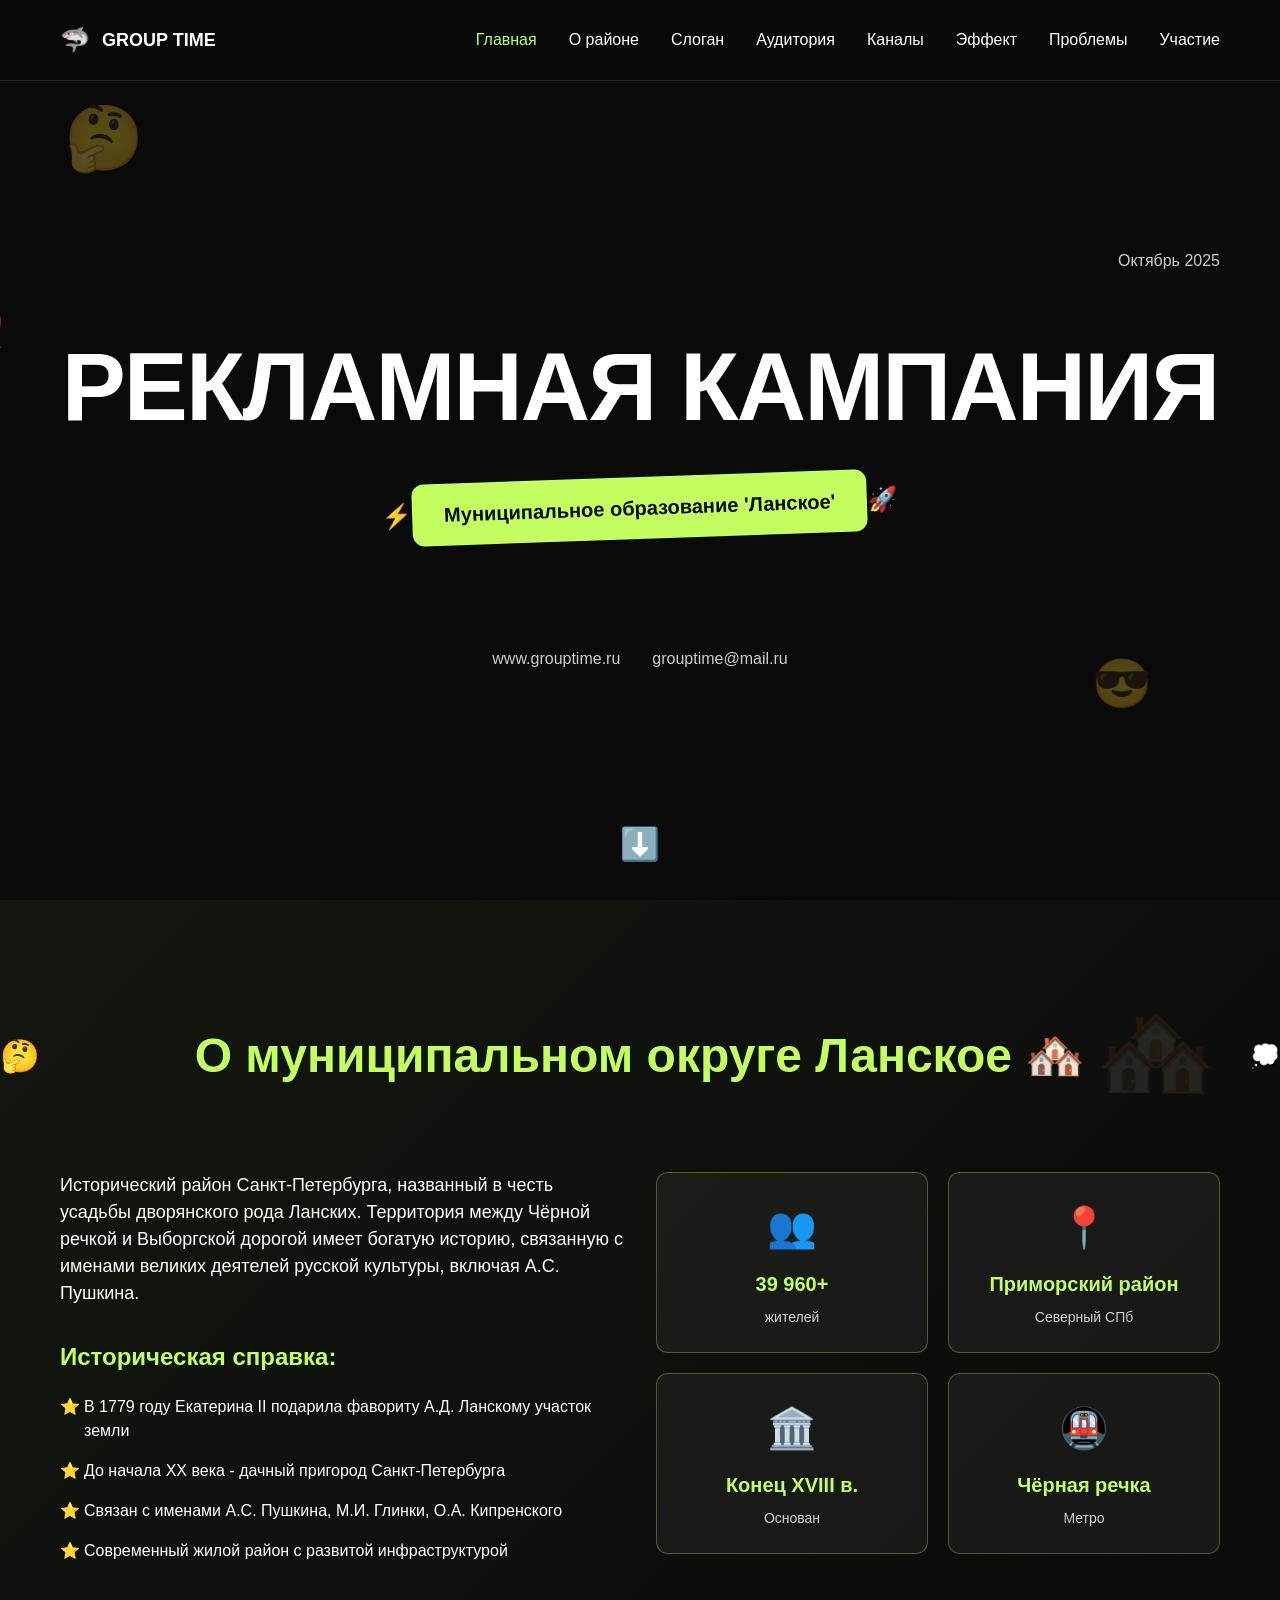
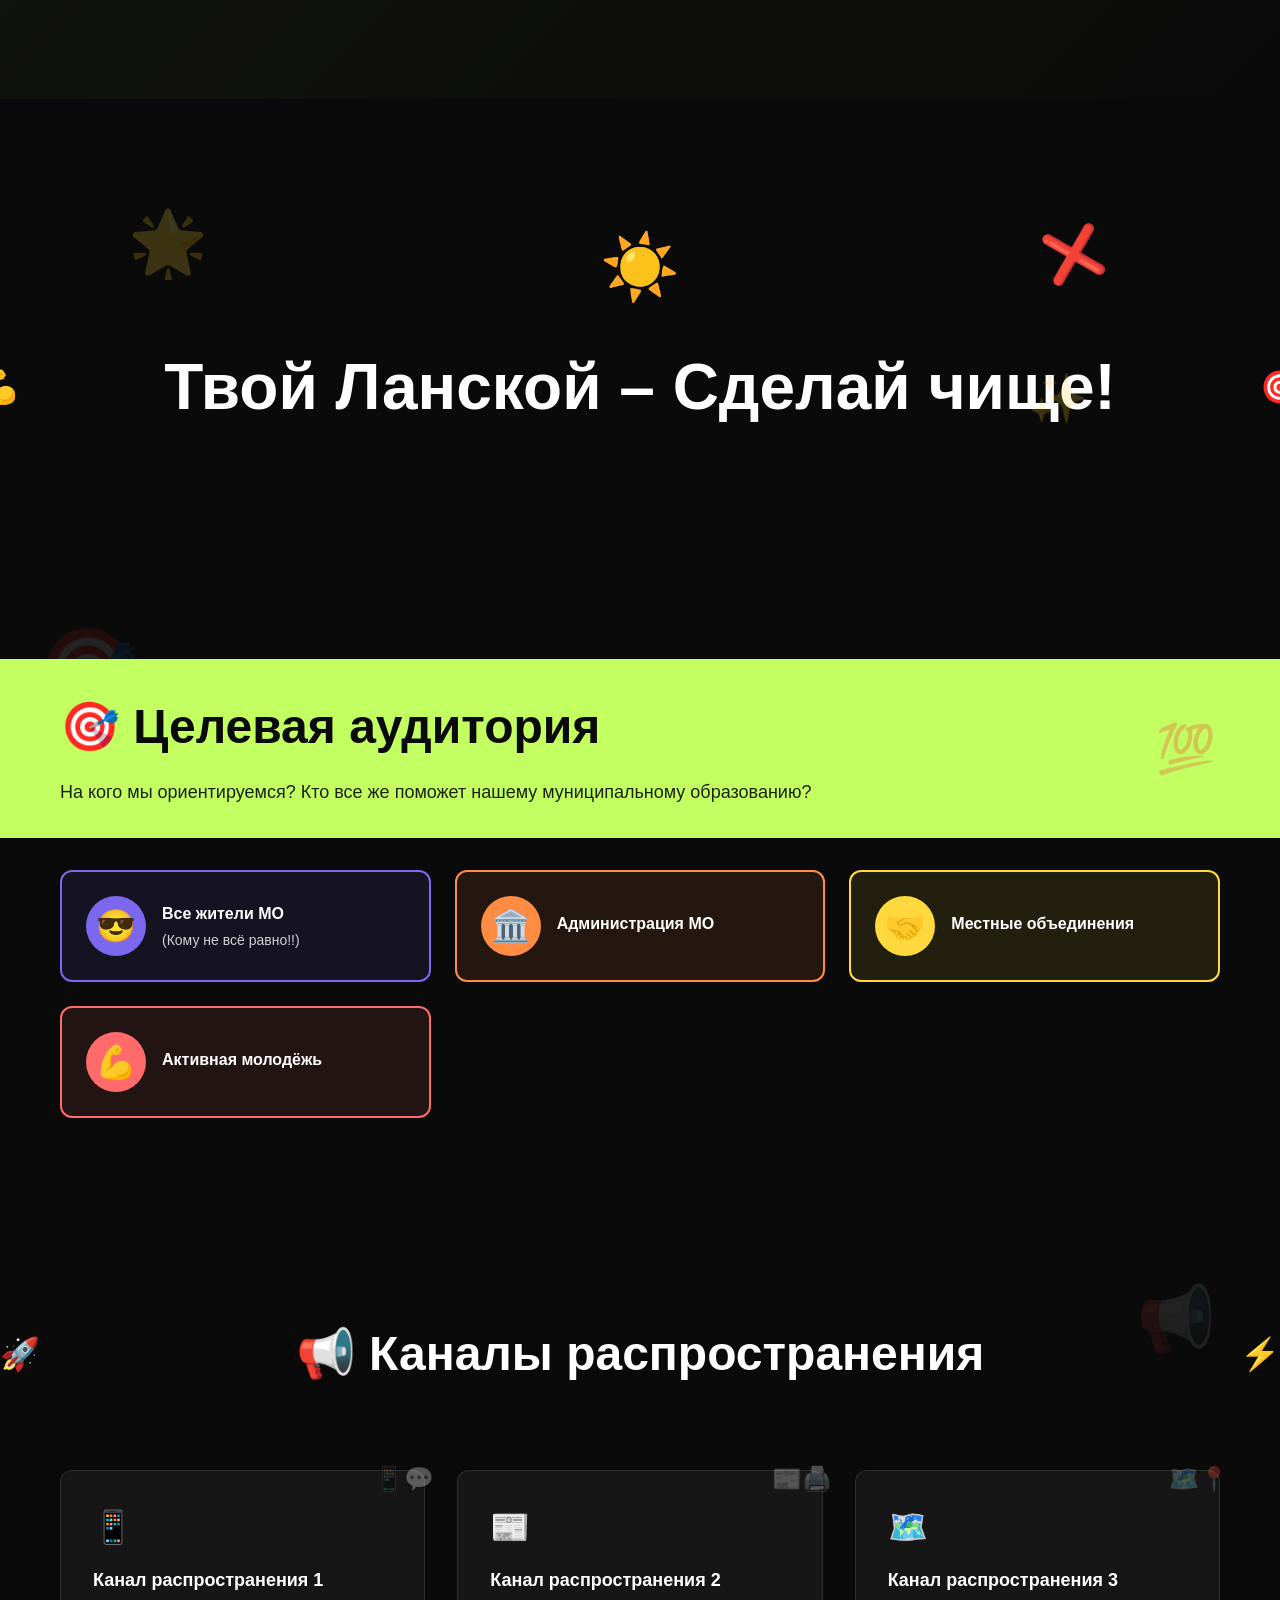
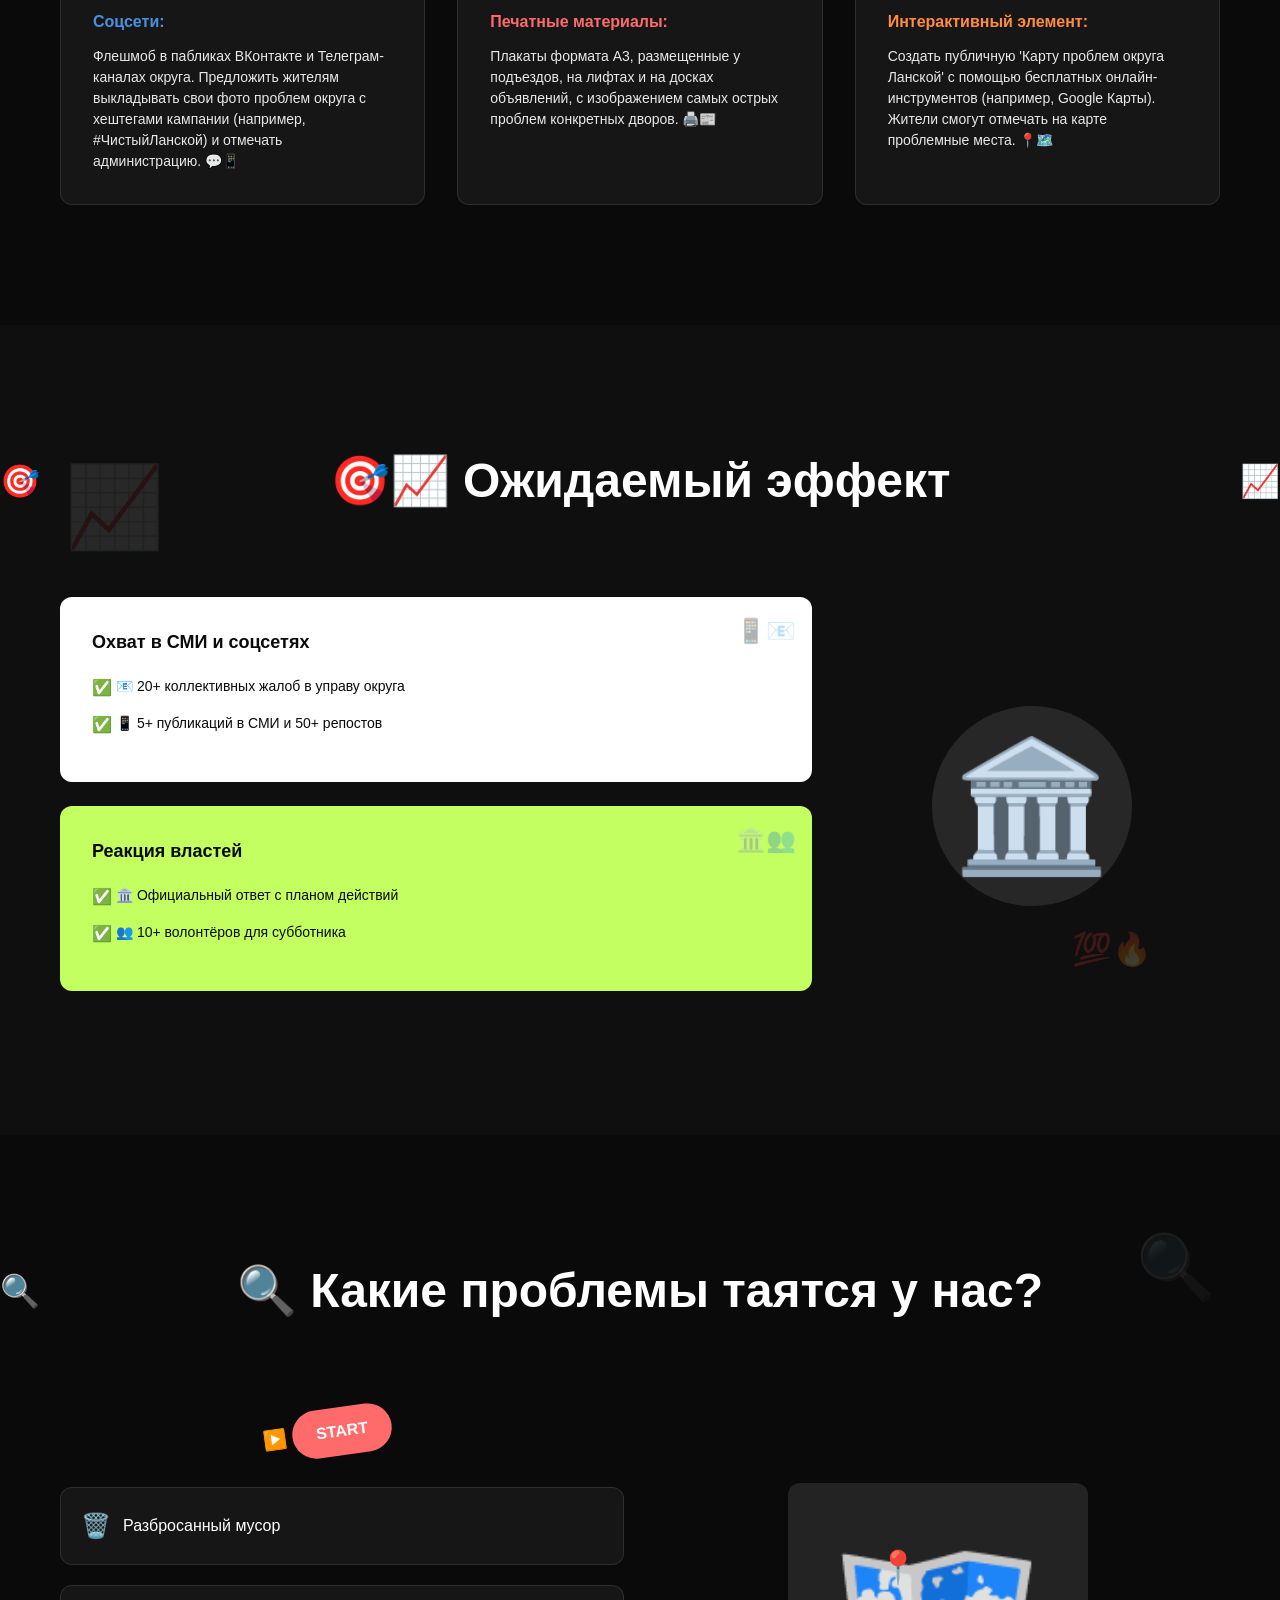
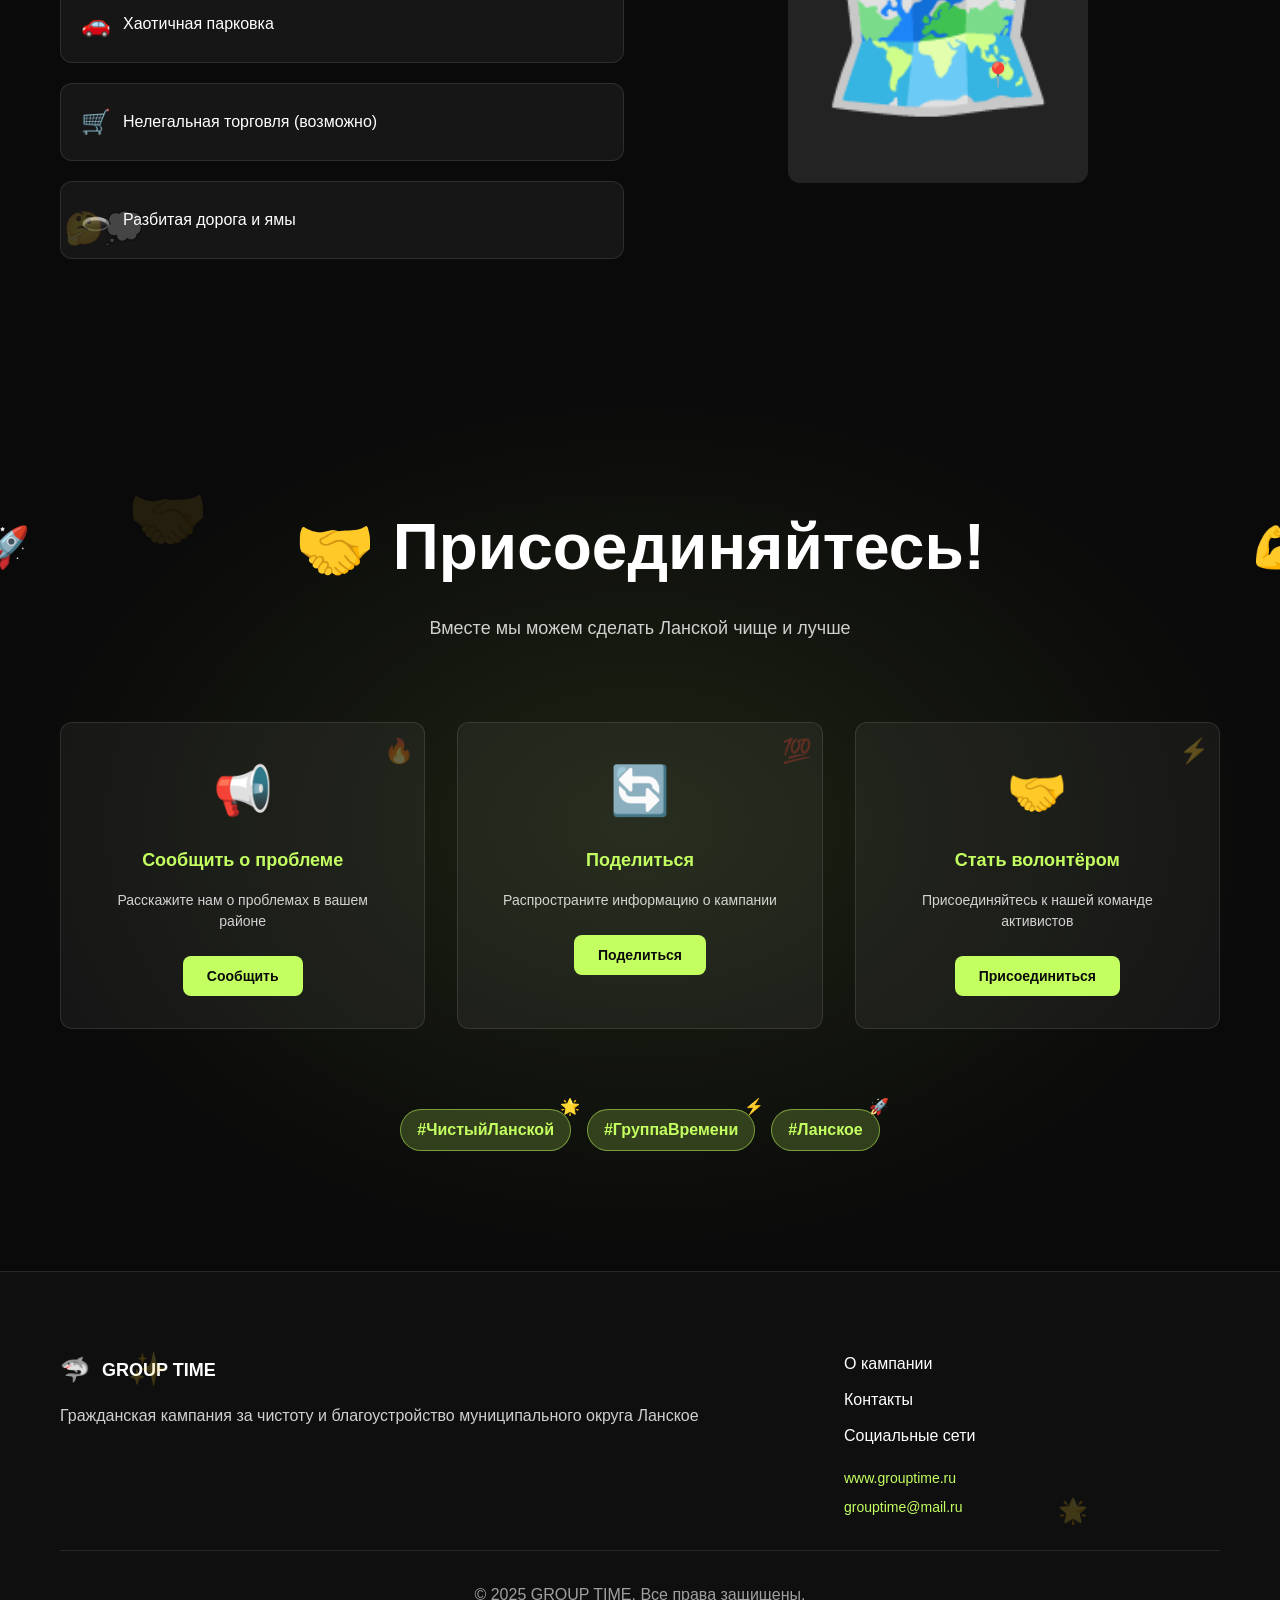
<file: index1.html>
<!DOCTYPE html>
<html lang="ru">
<head>
    <meta charset="UTF-8">
    <meta name="viewport" content="width=device-width, initial-scale=1.0">
    <title>GROUP TIME - Рекламная кампания Ланское</title>
    <style>
:root {
  /* Campaign specific colors */
  --campaign-bg: #0a0a0a;
  --campaign-lime: #c4ff61;
  --campaign-purple: #7B68EE;
  --campaign-orange: #FF8C42;
  --campaign-yellow: #FFD93D;
  --campaign-red: #FF6B6B;
  --campaign-pink: #FF6BA8;
  --campaign-blue: #4A90E2;
  --color-white: #ffffff;

  /* Typography */
  --font-family-base: 'Arial Black', Arial, sans-serif;
  --font-family-body: Arial, Helvetica, sans-serif;
  --font-weight-normal: 400;
  --font-weight-medium: 500;
  --font-weight-bold: 600;
  --font-weight-black: 900;
  --line-height-tight: 1.2;
  --line-height-normal: 1.5;

  /* Spacing */
  --space-4: 4px;
  --space-8: 8px;
  --space-12: 12px;
  --space-16: 16px;
  --space-20: 20px;
  --space-24: 24px;
  --space-32: 32px;
  --space-40: 40px;
  --space-48: 48px;
  --space-64: 64px;
  --space-80: 80px;
  --space-120: 120px;

  /* Border Radius */
  --radius-sm: 6px;
  --radius-base: 8px;
  --radius-md: 10px;
  --radius-lg: 12px;
  --radius-xl: 16px;
  --radius-full: 9999px;

  /* Animation */
  --duration-fast: 150ms;
  --duration-normal: 250ms;
  --duration-slow: 500ms;
  --ease-standard: cubic-bezier(0.16, 1, 0.3, 1);
}

/* Reset and base styles */
* {
  margin: 0;
  padding: 0;
  box-sizing: border-box;
}

html {
  scroll-behavior: smooth;
  font-size: 16px;
}

body {
  font-family: var(--font-family-body);
  background-color: var(--campaign-bg);
  color: var(--color-white);
  line-height: var(--line-height-normal);
  -webkit-font-smoothing: antialiased;
  overflow-x: hidden;
}

.container {
  width: 100%;
  max-width: 1200px;
  margin: 0 auto;
  padding: 0 var(--space-20);
}

/* Header */
.header {
  position: fixed;
  top: 0;
  left: 0;
  right: 0;
  z-index: 1000;
  background: rgba(10, 10, 10, 0.95);
  backdrop-filter: blur(10px);
  border-bottom: 1px solid rgba(255, 255, 255, 0.1);
  transition: all var(--duration-normal) var(--ease-standard);
}

.header__content {
  display: flex;
  align-items: center;
  justify-content: space-between;
  height: 80px;
}

.logo {
  display: flex;
  align-items: center;
  gap: var(--space-12);
}

.logo__shark {
  font-size: 24px;
  animation: float 4s ease-in-out infinite;
}

.logo__text {
  font-size: 18px;
  font-weight: var(--font-weight-black);
  color: var(--color-white);
  font-family: var(--font-family-base);
}

.nav__toggle {
  display: none;
  flex-direction: column;
  background: none;
  border: none;
  cursor: pointer;
  padding: var(--space-8);
}

.nav__toggle span {
  width: 24px;
  height: 2px;
  background: var(--color-white);
  margin: 2px 0;
  transition: all var(--duration-normal) var(--ease-standard);
}

.nav__list {
  display: flex;
  list-style: none;
  gap: var(--space-32);
}

.nav__link {
  color: var(--color-white);
  text-decoration: none;
  font-weight: var(--font-weight-medium);
  transition: color var(--duration-normal) var(--ease-standard);
  position: relative;
}

.nav__link:hover,
.nav__link.active {
  color: var(--campaign-lime);
}

/* Floating meme decorations */
.meme-decoration {
  position: absolute;
  font-size: 2rem;
  pointer-events: none;
  z-index: 1;
}

.meme-decoration--thinking {
  animation: float 3s ease-in-out infinite;
}

.meme-decoration--fire {
  animation: pulse 2s ease-in-out infinite;
}

.meme-decoration--100 {
  animation: rotate 8s linear infinite;
}

.meme-decoration--rocket {
  animation: bounce 2.5s ease-in-out infinite;
}

.meme-decoration--cool {
  animation: fadeInOut 4s ease-in-out infinite;
}

/* Hero Section */
.hero {
  min-height: 100vh;
  display: flex;
  align-items: center;
  justify-content: center;
  position: relative;
  overflow: hidden;
}

.hero__bg {
  position: absolute;
  top: 0;
  left: 0;
  right: 0;
  bottom: 0;
  background: var(--campaign-bg);
  z-index: -1;
}

.hero__bg::before {
  content: "🤔";
  position: absolute;
  top: 10%;
  left: 5%;
  font-size: 4rem;
  opacity: 0.3;
  animation: float 6s ease-in-out infinite;
}

.hero__bg::after {
  content: "😎";
  position: absolute;
  bottom: 20%;
  right: 10%;
  font-size: 3rem;
  opacity: 0.3;
  animation: rotate 12s linear infinite;
}

.hero__content {
  text-align: center;
  position: relative;
  z-index: 2;
}

.hero__date {
  position: absolute;
  top: -80px;
  right: 0;
  font-size: 16px;
  color: var(--color-white);
  opacity: 0.8;
}

.hero__title {
  font-size: clamp(3rem, 8vw, 6rem);
  font-weight: var(--font-weight-black);
  font-family: var(--font-family-base);
  letter-spacing: -0.02em;
  margin-bottom: var(--space-32);
  line-height: var(--line-height-tight);
  position: relative;
}

.hero__title::before {
  content: "💯";
  position: absolute;
  top: -20%;
  left: -10%;
  font-size: 3rem;
  animation: bounce 3s ease-in-out infinite;
}

.hero__title::after {
  content: "🔥";
  position: absolute;
  bottom: -20%;
  right: -10%;
  font-size: 2.5rem;
  animation: pulse 2s ease-in-out infinite;
}

.hero__location {
  background: var(--campaign-lime);
  color: var(--campaign-bg);
  padding: var(--space-16) var(--space-32);
  border-radius: var(--radius-lg);
  font-size: 20px;
  font-weight: var(--font-weight-black);
  font-family: var(--font-family-base);
  display: inline-block;
  margin-bottom: var(--space-32);
  transform: rotate(-2deg);
  position: relative;
}

.hero__location::before {
  content: "⚡";
  position: absolute;
  left: -30px;
  top: 50%;
  transform: translateY(-50%);
  font-size: 1.5rem;
  animation: pulse 1.5s ease-in-out infinite;
}

.hero__location::after {
  content: "🚀";
  position: absolute;
  right: -30px;
  top: 50%;
  transform: translateY(-50%);
  font-size: 1.5rem;
  animation: bounce 2s ease-in-out infinite;
}

.hero__contact {
  position: absolute;
  bottom: -100px;
  left: 50%;
  transform: translateX(-50%);
  display: flex;
  gap: var(--space-32);
  font-size: 16px;
  color: rgba(255, 255, 255, 0.8);
}

.scroll-indicator {
  position: absolute;
  bottom: var(--space-32);
  left: 50%;
  transform: translateX(-50%);
  animation: bounce 2s ease-in-out infinite;
  cursor: pointer;
}

.scroll-indicator__arrow {
  font-size: 2rem;
  color: var(--campaign-lime);
}

/* About Lanskoy Section */
.about-lanskoy {
  padding: var(--space-120) 0;
  background: linear-gradient(135deg, rgba(196, 255, 97, 0.05) 0%, rgba(10, 10, 10, 1) 100%);
  position: relative;
}

.about-lanskoy::before {
  content: "🏘️";
  position: absolute;
  top: 10%;
  right: 5%;
  font-size: 6rem;
  opacity: 0.1;
  animation: float 8s ease-in-out infinite;
}

.about-lanskoy__title {
  font-size: clamp(2rem, 5vw, 3rem);
  font-weight: var(--font-weight-black);
  font-family: var(--font-family-base);
  text-align: center;
  margin-bottom: var(--space-80);
  color: var(--campaign-lime);
  position: relative;
}

.about-lanskoy__title::before {
  content: "🤔";
  position: absolute;
  left: -60px;
  top: 50%;
  transform: translateY(-50%);
  font-size: 2rem;
  animation: rotate 6s linear infinite;
}

.about-lanskoy__title::after {
  content: "💭";
  position: absolute;
  right: -60px;
  top: 50%;
  transform: translateY(-50%);
  font-size: 1.5rem;
  animation: float 4s ease-in-out infinite;
}

.about-lanskoy__content {
  display: grid;
  grid-template-columns: 1fr 1fr;
  gap: var(--space-32);
  align-items: start;
}

.about-lanskoy__description {
  font-size: 18px;
  line-height: var(--line-height-normal);
  margin-bottom: var(--space-32);
  opacity: 0.9;
}

.about-lanskoy__history h3 {
  font-size: 24px;
  font-weight: var(--font-weight-black);
  font-family: var(--font-family-base);
  color: var(--campaign-lime);
  margin-bottom: var(--space-20);
}

.about-lanskoy__history ul {
  list-style: none;
  padding: 0;
}

.about-lanskoy__history li {
  font-size: 16px;
  margin-bottom: var(--space-16);
  padding-left: var(--space-24);
  position: relative;
  line-height: var(--line-height-normal);
}

.about-lanskoy__history li::before {
  content: "⭐";
  position: absolute;
  left: 0;
  font-size: 16px;
}

.about-lanskoy__stats {
  display: grid;
  grid-template-columns: repeat(2, 1fr);
  gap: var(--space-20);
}

.stat-card {
  background: rgba(255, 255, 255, 0.05);
  border: 1px solid rgba(196, 255, 97, 0.3);
  border-radius: var(--radius-lg);
  padding: var(--space-24);
  text-align: center;
  transition: all var(--duration-normal) var(--ease-standard);
  position: relative;
  overflow: hidden;
}

.stat-card::before {
  content: "";
  position: absolute;
  top: 0;
  left: -100%;
  width: 100%;
  height: 2px;
  background: var(--campaign-lime);
  transition: left var(--duration-normal) var(--ease-standard);
}

.stat-card:hover::before {
  left: 0;
}

.stat-card:hover {
  transform: translateY(-5px);
  border-color: var(--campaign-lime);
  box-shadow: 0 10px 30px rgba(196, 255, 97, 0.2);
}

.stat-card__icon {
  font-size: 2.5rem;
  margin-bottom: var(--space-12);
}

.stat-card__number {
  font-size: 20px;
  font-weight: var(--font-weight-black);
  font-family: var(--font-family-base);
  color: var(--campaign-lime);
  margin-bottom: var(--space-8);
}

.stat-card__label {
  font-size: 14px;
  opacity: 0.8;
}

/* Slogan Section */
.slogan {
  padding: var(--space-120) 0;
  background: var(--campaign-bg);
  position: relative;
  overflow: hidden;
}

.slogan::before {
  content: "🌟";
  position: absolute;
  top: 20%;
  left: 10%;
  font-size: 4rem;
  opacity: 0.2;
  animation: pulse 3s ease-in-out infinite;
}

.slogan::after {
  content: "✨";
  position: absolute;
  bottom: 30%;
  right: 15%;
  font-size: 3rem;
  opacity: 0.2;
  animation: float 4s ease-in-out infinite;
}

.slogan__content {
  text-align: center;
  position: relative;
}

.slogan__emoji {
  font-size: 4rem;
  margin-bottom: var(--space-24);
  animation: rotate 10s linear infinite;
}

.slogan__text {
  font-size: clamp(2rem, 6vw, 4rem);
  font-weight: var(--font-weight-black);
  font-family: var(--font-family-base);
  color: var(--color-white);
  margin-bottom: var(--space-24);
  position: relative;
}

.slogan__text::before {
  content: "💪";
  position: absolute;
  left: -80px;
  top: 50%;
  transform: translateY(-50%);
  font-size: 2rem;
  animation: bounce 2s ease-in-out infinite;
}

.slogan__text::after {
  content: "🎯";
  position: absolute;
  right: -80px;
  top: 50%;
  transform: translateY(-50%);
  font-size: 2rem;
  animation: pulse 2.5s ease-in-out infinite;
}

.slogan__x {
  position: absolute;
  top: 0;
  right: 10%;
  font-size: 3rem;
  color: var(--campaign-red);
  transform: rotate(-15deg);
}

/* Audience Section */
.audience {
  padding: var(--space-80) 0;
  position: relative;
}

.audience::before {
  content: "🎯";
  position: absolute;
  top: 5%;
  left: 3%;
  font-size: 5rem;
  opacity: 0.1;
  animation: rotate 15s linear infinite;
}

.audience__banner {
  background: var(--campaign-lime);
  color: var(--campaign-bg);
  padding: var(--space-32) 0;
  margin-bottom: var(--space-32);
  position: relative;
}

.audience__banner::before {
  content: "💯";
  position: absolute;
  right: 5%;
  top: 50%;
  transform: translateY(-50%);
  font-size: 3rem;
  opacity: 0.3;
  animation: bounce 3s ease-in-out infinite;
}

.audience__title {
  font-size: clamp(2rem, 5vw, 3rem);
  font-weight: var(--font-weight-black);
  font-family: var(--font-family-base);
  margin-bottom: var(--space-16);
}

.audience__subtitle {
  font-size: 18px;
  opacity: 0.9;
}

.audience__grid {
  display: grid;
  grid-template-columns: repeat(auto-fit, minmax(300px, 1fr));
  gap: var(--space-24);
}

.audience__item {
  display: flex;
  align-items: center;
  gap: var(--space-16);
  padding: var(--space-24);
  border-radius: var(--radius-lg);
  border: 2px solid;
  position: relative;
  transition: all var(--duration-normal) var(--ease-standard);
}

.audience__item:hover {
  transform: translateY(-5px) scale(1.02);
}

.audience__item--purple {
  border-color: var(--campaign-purple);
  background: rgba(123, 104, 238, 0.1);
}

.audience__item--orange {
  border-color: var(--campaign-orange);
  background: rgba(255, 140, 66, 0.1);
}

.audience__item--yellow {
  border-color: var(--campaign-yellow);
  background: rgba(255, 217, 61, 0.1);
}

.audience__item--red {
  border-color: var(--campaign-red);
  background: rgba(255, 107, 107, 0.1);
}

.audience__icon {
  font-size: 2rem;
  width: 60px;
  height: 60px;
  border-radius: 50%;
  display: flex;
  align-items: center;
  justify-content: center;
  color: var(--campaign-bg);
  flex-shrink: 0;
}

.audience__item--purple .audience__icon {
  background: var(--campaign-purple);
}

.audience__item--orange .audience__icon {
  background: var(--campaign-orange);
}

.audience__item--yellow .audience__icon {
  background: var(--campaign-yellow);
}

.audience__item--red .audience__icon {
  background: var(--campaign-red);
}

.audience__main {
  font-size: 16px;
  font-weight: var(--font-weight-bold);
  margin-bottom: var(--space-4);
}

.audience__sub {
  font-size: 14px;
  opacity: 0.8;
}

/* Channels Section */
.channels {
  padding: var(--space-120) 0;
  position: relative;
}

.channels::before {
  content: "📢";
  position: absolute;
  top: 10%;
  right: 5%;
  font-size: 4rem;
  opacity: 0.1;
  animation: pulse 4s ease-in-out infinite;
}

.channels__title {
  font-size: clamp(2rem, 5vw, 3rem);
  font-weight: var(--font-weight-black);
  font-family: var(--font-family-base);
  text-align: center;
  margin-bottom: var(--space-80);
  position: relative;
}

.channels__title::before {
  content: "🚀";
  position: absolute;
  left: -60px;
  top: 50%;
  transform: translateY(-50%);
  font-size: 2rem;
  animation: bounce 2.5s ease-in-out infinite;
}

.channels__title::after {
  content: "⚡";
  position: absolute;
  right: -60px;
  top: 50%;
  transform: translateY(-50%);
  font-size: 2rem;
  animation: pulse 2s ease-in-out infinite;
}

.channels__grid {
  display: grid;
  grid-template-columns: repeat(auto-fit, minmax(350px, 1fr));
  gap: var(--space-32);
  position: relative;
}

.channels__item {
  background: rgba(255, 255, 255, 0.05);
  padding: var(--space-32);
  border-radius: var(--radius-lg);
  border: 1px solid rgba(255, 255, 255, 0.1);
  position: relative;
  transition: transform var(--duration-normal) var(--ease-standard);
}

.channels__item:hover {
  transform: translateY(-8px);
}

.channels__item::before {
  position: absolute;
  font-size: 1.5rem;
  opacity: 0.3;
  animation: float 3s ease-in-out infinite;
}

.channels__item:nth-child(1)::before {
  content: "📱💬";
  top: -10px;
  right: -10px;
}

.channels__item:nth-child(2)::before {
  content: "📰🖨️";
  top: -10px;
  right: -10px;
  animation-delay: 1s;
}

.channels__item:nth-child(3)::before {
  content: "🗺️📍";
  top: -10px;
  right: -10px;
  animation-delay: 2s;
}

.channels__icon {
  font-size: 2rem;
  color: var(--campaign-lime);
  margin-bottom: var(--space-16);
}

.channels__name {
  font-size: 18px;
  font-weight: var(--font-weight-black);
  font-family: var(--font-family-base);
  margin-bottom: var(--space-16);
}

.channels__label {
  font-size: 16px;
  font-weight: var(--font-weight-bold);
  margin-bottom: var(--space-12);
}

.channels__label--blue {
  color: var(--campaign-blue);
}

.channels__label--red {
  color: var(--campaign-red);
}

.channels__label--orange {
  color: var(--campaign-orange);
}

.channels__description {
  font-size: 14px;
  line-height: var(--line-height-normal);
  opacity: 0.9;
}

/* Effects Section */
.effects {
  padding: var(--space-120) 0;
  background: rgba(255, 255, 255, 0.02);
  position: relative;
}

.effects::before {
  content: "📈";
  position: absolute;
  top: 15%;
  left: 5%;
  font-size: 5rem;
  opacity: 0.1;
  animation: bounce 4s ease-in-out infinite;
}

.effects::after {
  content: "💯🔥";
  position: absolute;
  bottom: 20%;
  right: 10%;
  font-size: 2rem;
  opacity: 0.2;
  animation: pulse 3s ease-in-out infinite;
}

.effects__title {
  font-size: clamp(2rem, 5vw, 3rem);
  font-weight: var(--font-weight-black);
  font-family: var(--font-family-base);
  text-align: center;
  margin-bottom: var(--space-80);
  position: relative;
}

.effects__title::before {
  content: "🎯";
  position: absolute;
  left: -60px;
  top: 50%;
  transform: translateY(-50%);
  font-size: 2rem;
  animation: rotate 8s linear infinite;
}

.effects__title::after {
  content: "📈";
  position: absolute;
  right: -60px;
  top: 50%;
  transform: translateY(-50%);
  font-size: 2rem;
  animation: bounce 3s ease-in-out infinite;
}

.effects__content {
  display: grid;
  grid-template-columns: 2fr 1fr;
  gap: var(--space-32);
  align-items: center;
}

.effects__box {
  padding: var(--space-32);
  border-radius: var(--radius-lg);
  margin-bottom: var(--space-24);
  position: relative;
}

.effects__box--attention {
  background: var(--color-white);
  color: var(--campaign-bg);
}

.effects__box--attention::before {
  content: "📱📧";
  position: absolute;
  top: var(--space-16);
  right: var(--space-16);
  font-size: 1.5rem;
  opacity: 0.3;
}

.effects__box--reaction {
  background: var(--campaign-lime);
  color: var(--campaign-bg);
}

.effects__box--reaction::before {
  content: "🏛️👥";
  position: absolute;
  top: var(--space-16);
  right: var(--space-16);
  font-size: 1.5rem;
  opacity: 0.3;
}

.effects__subtitle {
  font-size: 18px;
  font-weight: var(--font-weight-black);
  font-family: var(--font-family-base);
  margin-bottom: var(--space-20);
}

.effects__list {
  list-style: none;
}

.effects__list li {
  margin-bottom: var(--space-16);
  padding-left: var(--space-24);
  position: relative;
  line-height: var(--line-height-normal);
  font-size: 14px;
}

.effects__list li::before {
  content: "✅";
  position: absolute;
  left: 0;
  font-size: 16px;
}

.effects__image {
  position: relative;
  text-align: center;
}

.effects__image-placeholder {
  font-size: 8rem;
  background: rgba(255, 255, 255, 0.1);
  border-radius: 50%;
  width: 200px;
  height: 200px;
  display: flex;
  align-items: center;
  justify-content: center;
  margin: 0 auto;
}

/* Problems Section */
.problems {
  padding: var(--space-120) 0;
  position: relative;
}

.problems::before {
  content: "🔍";
  position: absolute;
  top: 10%;
  right: 5%;
  font-size: 4rem;
  opacity: 0.1;
  animation: rotate 10s linear infinite;
}

.problems::after {
  content: "🤔💭";
  position: absolute;
  bottom: 15%;
  left: 5%;
  font-size: 2rem;
  opacity: 0.2;
  animation: float 5s ease-in-out infinite;
}

.problems__title {
  font-size: clamp(2rem, 5vw, 3rem);
  font-weight: var(--font-weight-black);
  font-family: var(--font-family-base);
  text-align: center;
  margin-bottom: var(--space-80);
  position: relative;
}

.problems__title::before {
  content: "🔍";
  position: absolute;
  left: -60px;
  top: 50%;
  transform: translateY(-50%);
  font-size: 2rem;
  animation: pulse 2s ease-in-out infinite;
}

.problems__content {
  display: grid;
  grid-template-columns: 1fr 1fr;
  gap: var(--space-32);
  align-items: center;
}

.problems__start {
  text-align: center;
  margin-bottom: var(--space-32);
}

.decoration--start {
  background: var(--campaign-red);
  color: var(--color-white);
  padding: var(--space-12) var(--space-24);
  border-radius: var(--radius-full);
  font-weight: var(--font-weight-black);
  font-family: var(--font-family-base);
  display: inline-block;
  transform: rotate(-8deg);
  font-size: 16px;
  position: relative;
}

.decoration--start::before {
  content: "▶️";
  position: absolute;
  left: -30px;
  top: 50%;
  transform: translateY(-50%);
  font-size: 1.2rem;
  animation: bounce 2s ease-in-out infinite;
}

.problems__list {
  display: flex;
  flex-direction: column;
  gap: var(--space-20);
}

.problems__item {
  display: flex;
  align-items: center;
  justify-content: space-between;
  padding: var(--space-20);
  background: rgba(255, 255, 255, 0.05);
  border-radius: var(--radius-lg);
  border: 1px solid rgba(255, 255, 255, 0.1);
  transition: all var(--duration-normal) var(--ease-standard);
}

.problems__item:hover {
  transform: translateY(-3px);
  background: rgba(255, 255, 255, 0.08);
}

.problems__item::before {
  font-size: 1.5rem;
  margin-right: var(--space-12);
}

.problems__item:nth-child(1)::before {
  content: "🗑️";
}

.problems__item:nth-child(2)::before {
  content: "🚗";
}

.problems__item:nth-child(3)::before {
  content: "🛒";
}

.problems__item:nth-child(4)::before {
  content: "🕳️";
}

.problems__text {
  font-size: 16px;
  font-weight: var(--font-weight-medium);
  flex: 1;
}

.problems__map {
  position: relative;
  text-align: center;
}

.problems__map-placeholder {
  font-size: 12rem;
  background: rgba(255, 255, 255, 0.1);
  border-radius: var(--radius-lg);
  width: 300px;
  height: 300px;
  display: flex;
  align-items: center;
  justify-content: center;
  margin: 0 auto;
  position: relative;
}

.problems__map-placeholder::before {
  content: "📍";
  position: absolute;
  top: 20%;
  left: 30%;
  font-size: 2rem;
  animation: bounce 3s ease-in-out infinite;
}

.problems__map-placeholder::after {
  content: "📍";
  position: absolute;
  bottom: 30%;
  right: 25%;
  font-size: 1.5rem;
  animation: pulse 2.5s ease-in-out infinite;
  animation-delay: 1s;
}

/* Call to Action Section */
.cta {
  padding: var(--space-120) 0;
  background: var(--campaign-bg);
  position: relative;
  overflow: hidden;
}

.cta::before {
  content: "";
  position: absolute;
  top: 0;
  left: 0;
  right: 0;
  bottom: 0;
  background: radial-gradient(ellipse at center, rgba(196, 255, 97, 0.1) 0%, transparent 70%);
  pointer-events: none;
}

.cta::after {
  content: "🤝";
  position: absolute;
  top: 10%;
  left: 10%;
  font-size: 4rem;
  opacity: 0.1;
  animation: pulse 4s ease-in-out infinite;
}

.cta__title {
  font-size: clamp(2.5rem, 6vw, 4rem);
  font-weight: var(--font-weight-black);
  font-family: var(--font-family-base);
  text-align: center;
  margin-bottom: var(--space-20);
  color: var(--color-white);
  position: relative;
}

.cta__title::before {
  content: "🚀";
  position: absolute;
  left: -80px;
  top: 50%;
  transform: translateY(-50%);
  font-size: 2.5rem;
  animation: bounce 2.5s ease-in-out infinite;
}

.cta__title::after {
  content: "💪";
  position: absolute;
  right: -80px;
  top: 50%;
  transform: translateY(-50%);
  font-size: 2.5rem;
  animation: pulse 3s ease-in-out infinite;
}

.cta__subtitle {
  font-size: 18px;
  text-align: center;
  margin-bottom: var(--space-80);
  opacity: 0.8;
}

.cta__cards {
  display: grid;
  grid-template-columns: repeat(auto-fit, minmax(300px, 1fr));
  gap: var(--space-32);
  margin-bottom: var(--space-80);
}

.cta__card {
  background: rgba(255, 255, 255, 0.05);
  border: 1px solid rgba(255, 255, 255, 0.1);
  border-radius: var(--radius-lg);
  padding: var(--space-32);
  text-align: center;
  transition: all var(--duration-normal) var(--ease-standard);
  position: relative;
  overflow: hidden;
}

.cta__card::before {
  content: "";
  position: absolute;
  top: 0;
  left: 0;
  right: 0;
  height: 4px;
  background: linear-gradient(90deg, var(--campaign-lime), var(--campaign-blue));
  transform: scaleX(0);
  transform-origin: left;
  transition: transform var(--duration-normal) var(--ease-standard);
}

.cta__card:hover::before {
  transform: scaleX(1);
}

.cta__card:hover {
  transform: translateY(-10px);
  background: rgba(255, 255, 255, 0.08);
  border-color: rgba(196, 255, 97, 0.5);
  box-shadow: 0 20px 40px rgba(0, 0, 0, 0.3);
}

.cta__card:nth-child(1)::after {
  content: "🔥";
  position: absolute;
  top: 10px;
  right: 10px;
  font-size: 1.5rem;
  opacity: 0.3;
  animation: pulse 2s ease-in-out infinite;
}

.cta__card:nth-child(2)::after {
  content: "💯";
  position: absolute;
  top: 10px;
  right: 10px;
  font-size: 1.5rem;
  opacity: 0.3;
  animation: rotate 6s linear infinite;
}

.cta__card:nth-child(3)::after {
  content: "⚡";
  position: absolute;
  top: 10px;
  right: 10px;
  font-size: 1.5rem;
  opacity: 0.3;
  animation: bounce 2.5s ease-in-out infinite;
}

.cta__icon {
  font-size: 3rem;
  margin-bottom: var(--space-20);
  display: block;
}

.cta__card-title {
  font-size: 18px;
  font-weight: var(--font-weight-black);
  font-family: var(--font-family-base);
  margin-bottom: var(--space-16);
  color: var(--campaign-lime);
}

.cta__card-description {
  font-size: 14px;
  margin-bottom: var(--space-24);
  opacity: 0.8;
  line-height: var(--line-height-normal);
}

.btn {
  display: inline-flex;
  align-items: center;
  justify-content: center;
  padding: var(--space-12) var(--space-24);
  background: var(--campaign-lime);
  color: var(--campaign-bg);
  border: none;
  border-radius: var(--radius-base);
  font-size: 14px;
  font-weight: var(--font-weight-bold);
  font-family: var(--font-family-base);
  cursor: pointer;
  transition: all var(--duration-normal) var(--ease-standard);
  text-decoration: none;
}

.btn:hover {
  background: var(--color-white);
  transform: translateY(-2px);
  box-shadow: 0 8px 20px rgba(196, 255, 97, 0.3);
}

.cta__hashtags {
  display: flex;
  justify-content: center;
  gap: var(--space-16);
  flex-wrap: wrap;
}

.hashtag {
  background: rgba(196, 255, 97, 0.2);
  color: var(--campaign-lime);
  padding: var(--space-8) var(--space-16);
  border-radius: var(--radius-full);
  font-size: 16px;
  font-weight: var(--font-weight-bold);
  border: 1px solid rgba(196, 255, 97, 0.5);
  transition: all var(--duration-fast) var(--ease-standard);
  cursor: pointer;
  position: relative;
}

.hashtag:hover {
  background: var(--campaign-lime);
  color: var(--campaign-bg);
  transform: translateY(-2px);
}

.hashtag::before {
  position: absolute;
  font-size: 1rem;
  top: -15px;
  right: -10px;
  animation: float 3s ease-in-out infinite;
}

.hashtag:nth-child(1)::before {
  content: "🌟";
}

.hashtag:nth-child(2)::before {
  content: "⚡";
  animation-delay: 1s;
}

.hashtag:nth-child(3)::before {
  content: "🚀";
  animation-delay: 2s;
}

/* Footer */
.footer {
  background: rgba(255, 255, 255, 0.02);
  border-top: 1px solid rgba(255, 255, 255, 0.1);
  padding: var(--space-80) 0 var(--space-32) 0;
  position: relative;
}

.footer::before {
  content: "✨";
  position: absolute;
  top: 20%;
  left: 10%;
  font-size: 2rem;
  opacity: 0.2;
  animation: float 4s ease-in-out infinite;
}

.footer::after {
  content: "🌟";
  position: absolute;
  bottom: 30%;
  right: 15%;
  font-size: 1.5rem;
  opacity: 0.2;
  animation: pulse 3s ease-in-out infinite;
}

.footer__content {
  display: grid;
  grid-template-columns: 2fr 1fr;
  gap: var(--space-32);
  margin-bottom: var(--space-32);
}

.footer__description {
  font-size: 16px;
  opacity: 0.8;
  margin-top: var(--space-16);
  line-height: var(--line-height-normal);
}

.footer__links {
  display: flex;
  flex-direction: column;
  gap: var(--space-12);
  margin-bottom: var(--space-20);
}

.footer__links a {
  color: var(--color-white);
  text-decoration: none;
  font-size: 16px;
  font-weight: var(--font-weight-medium);
  transition: color var(--duration-fast) var(--ease-standard);
}

.footer__links a:hover {
  color: var(--campaign-lime);
}

.footer__contact {
  display: flex;
  flex-direction: column;
  gap: var(--space-8);
}

.footer__contact a {
  color: var(--campaign-lime);
  text-decoration: none;
  font-size: 14px;
  transition: opacity var(--duration-fast) var(--ease-standard);
}

.footer__contact a:hover {
  opacity: 0.7;
}

.footer__bottom {
  text-align: center;
  padding-top: var(--space-32);
  border-top: 1px solid rgba(255, 255, 255, 0.1);
}

.footer__bottom p {
  opacity: 0.6;
  margin: 0;
}

/* Animations */
@keyframes float {
  0%, 100% {
    transform: translateY(0);
  }
  50% {
    transform: translateY(-15px);
  }
}

@keyframes bounce {
  0%, 100% {
    transform: translateY(0);
  }
  50% {
    transform: translateY(-10px);
  }
}

@keyframes pulse {
  0%, 100% {
    opacity: 1;
    transform: scale(1);
  }
  50% {
    opacity: 0.7;
    transform: scale(1.1);
  }
}

@keyframes rotate {
  0% {
    transform: rotate(0deg);
  }
  100% {
    transform: rotate(360deg);
  }
}

@keyframes fadeInOut {
  0%, 100% {
    opacity: 0.3;
  }
  50% {
    opacity: 1;
  }
}

/* Scroll animations */
.fade-in {
  opacity: 0;
  transform: translateY(30px);
  transition: all var(--duration-slow) var(--ease-standard);
}

.fade-in.visible {
  opacity: 1;
  transform: translateY(0);
}

/* Responsive Design */
@media (max-width: 768px) {
  .container {
    padding: 0 var(--space-16);
  }
  
  .about-lanskoy__content {
    grid-template-columns: 1fr;
    gap: var(--space-24);
  }
  
  .about-lanskoy__stats {
    grid-template-columns: 1fr;
  }
  
  .cta__cards {
    grid-template-columns: 1fr;
  }
  
  .footer__content {
    grid-template-columns: 1fr;
  }

  .header__content {
    height: 60px;
  }

  .nav__toggle {
    display: flex;
  }

  .nav__list {
    display: none;
    position: absolute;
    top: 100%;
    left: 0;
    right: 0;
    background: var(--campaign-bg);
    flex-direction: column;
    padding: var(--space-20);
    border-top: 1px solid rgba(255, 255, 255, 0.1);
  }

  .nav__list.active {
    display: flex;
  }

  .hero__date {
    position: static;
    margin-bottom: var(--space-20);
  }

  .hero__contact {
    position: static;
    transform: none;
    flex-direction: column;
    gap: var(--space-16);
    margin-top: var(--space-32);
  }

  .hero__title::before,
  .hero__title::after {
    display: none;
  }

  .hero__location::before,
  .hero__location::after {
    display: none;
  }

  .about-lanskoy__title::before,
  .about-lanskoy__title::after {
    display: none;
  }

  .slogan__text::before,
  .slogan__text::after {
    display: none;
  }

  .channels__title::before,
  .channels__title::after {
    display: none;
  }

  .effects__title::before,
  .effects__title::after {
    display: none;
  }

  .cta__title::before,
  .cta__title::after {
    display: none;
  }

  .effects__content {
    grid-template-columns: 1fr;
  }

  .problems__content {
    grid-template-columns: 1fr;
  }

  .problems__map-placeholder {
    width: 250px;
    height: 250px;
    font-size: 8rem;
  }

  .audience__grid {
    grid-template-columns: 1fr;
  }

  .channels__grid {
    grid-template-columns: 1fr;
  }

  .effects__image-placeholder {
    width: 150px;
    height: 150px;
    font-size: 6rem;
  }
  
  .hashtag {
    font-size: 14px;
  }
  
  .cta__title {
    font-size: 2rem;
  }
  
  .about-lanskoy__title {
    font-size: 2rem;
  }
}

@media (max-width: 480px) {
  .hero__title {
    font-size: 2.5rem;
  }

  .hero__location {
    font-size: 16px;
    padding: var(--space-12) var(--space-20);
  }

  .slogan__text {
    font-size: 2rem;
  }

  .audience__item {
    flex-direction: column;
    text-align: center;
    gap: var(--space-12);
  }

  .problems__item {
    flex-direction: column;
    gap: var(--space-12);
    text-align: center;
  }
}

/* Focus styles */
.nav__link:focus-visible {
  outline: 2px solid var(--campaign-lime);
  outline-offset: 4px;
  border-radius: var(--radius-sm);
}

.btn:focus-visible {
  outline: 2px solid var(--campaign-lime);
  outline-offset: 2px;
}
    </style>
</head>
<body>
    <!-- Header -->
    <header class="header" id="header">
        <div class="container">
            <div class="header__content">
                <div class="logo">
                    <div class="logo__shark">🦈</div>
                    <span class="logo__text">GROUP TIME</span>
                </div>
                <nav class="nav" id="nav">
                    <button class="nav__toggle" id="nav-toggle" aria-label="Меню">
                        <span></span>
                        <span></span>
                        <span></span>
                    </button>
                    <ul class="nav__list" id="nav-list">
                        <li><a href="#hero" class="nav__link">Главная</a></li>
                        <li><a href="#about-lanskoy" class="nav__link">О районе</a></li>
                        <li><a href="#slogan" class="nav__link">Слоган</a></li>
                        <li><a href="#audience" class="nav__link">Аудитория</a></li>
                        <li><a href="#channels" class="nav__link">Каналы</a></li>
                        <li><a href="#effects" class="nav__link">Эффект</a></li>
                        <li><a href="#problems" class="nav__link">Проблемы</a></li>
                        <li><a href="#cta" class="nav__link">Участие</a></li>
                    </ul>
                </nav>
            </div>
        </div>
    </header>

    <!-- Hero Section -->
    <section class="hero" id="hero">
        <div class="hero__bg"></div>
        <div class="container">
            <div class="hero__content">
                <div class="hero__date">Октябрь 2025</div>
                <h1 class="hero__title">
                    РЕКЛАМНАЯ КАМПАНИЯ
                </h1>
                <div class="hero__location">
                    Муниципальное образование 'Ланское'
                </div>
                <div class="hero__contact">
                    <div class="hero__website">www.grouptime.ru</div>
                    <div class="hero__email">grouptime@mail.ru</div>
                </div>
            </div>
        </div>
        <div class="scroll-indicator">
            <div class="scroll-indicator__arrow">⬇️</div>
        </div>
    </section>

    <!-- About Lanskoy Section -->
    <section class="about-lanskoy" id="about-lanskoy">
        <div class="container">
            <h2 class="about-lanskoy__title">О муниципальном округе Ланское 🏘️</h2>
            <div class="about-lanskoy__content">
                <div class="about-lanskoy__text">
                    <p class="about-lanskoy__description">
                        Исторический район Санкт-Петербурга, названный в честь усадьбы дворянского рода Ланских. 
                        Территория между Чёрной речкой и Выборгской дорогой имеет богатую историю, связанную с именами 
                        великих деятелей русской культуры, включая А.С. Пушкина.
                    </p>
                    <div class="about-lanskoy__history">
                        <h3>Историческая справка:</h3>
                        <ul>
                            <li>В 1779 году Екатерина II подарила фавориту А.Д. Ланскому участок земли</li>
                            <li>До начала XX века - дачный пригород Санкт-Петербурга</li>
                            <li>Связан с именами А.С. Пушкина, М.И. Глинки, О.А. Кипренского</li>
                            <li>Современный жилой район с развитой инфраструктурой</li>
                        </ul>
                    </div>
                </div>
                <div class="about-lanskoy__stats">
                    <div class="stat-card">
                        <div class="stat-card__icon">👥</div>
                        <div class="stat-card__number">70,100+</div>
                        <div class="stat-card__label">жителей</div>
                    </div>
                    <div class="stat-card">
                        <div class="stat-card__icon">📍</div>
                        <div class="stat-card__number">Приморский район</div>
                        <div class="stat-card__label">Северный СПб</div>
                    </div>
                    <div class="stat-card">
                        <div class="stat-card__icon">🏛️</div>
                        <div class="stat-card__number">Конец XVIII в.</div>
                        <div class="stat-card__label">Основан</div>
                    </div>
                    <div class="stat-card">
                        <div class="stat-card__icon">🚇</div>
                        <div class="stat-card__number">Чёрная речка</div>
                        <div class="stat-card__label">Метро</div>
                    </div>
                </div>
            </div>
        </div>
    </section>

    <!-- Slogan Section -->
    <section class="slogan" id="slogan">
        <div class="container">
            <div class="slogan__content">
                <div class="slogan__emoji">☀️</div>
                <h2 class="slogan__text">Твой Ланской – Сделай чище!</h2>
                <div class="slogan__x">❌</div>
            </div>
        </div>
    </section>

    <!-- Target Audience Section -->
    <section class="audience" id="audience">
        <div class="audience__banner">
            <div class="container">
                <h2 class="audience__title">🎯 Целевая аудитория</h2>
                <p class="audience__subtitle">На кого мы ориентируемся? Кто все же поможет нашему муниципальному образованию?</p>
            </div>
        </div>
        <div class="container">
            <div class="audience__grid">
                <div class="audience__item audience__item--purple">
                    <div class="audience__icon">😎</div>
                    <div class="audience__text">
                        <div class="audience__main">Все жители МО</div>
                        <div class="audience__sub">(Кому не всё равно!!)</div>
                    </div>
                </div>
                <div class="audience__item audience__item--orange">
                    <div class="audience__icon">🏛️</div>
                    <div class="audience__text">
                        <div class="audience__main">Администрация МО</div>
                    </div>
                </div>
                <div class="audience__item audience__item--yellow">
                    <div class="audience__icon">🤝</div>
                    <div class="audience__text">
                        <div class="audience__main">Местные объединения</div>
                    </div>
                </div>
                <div class="audience__item audience__item--red">
                    <div class="audience__icon">💪</div>
                    <div class="audience__text">
                        <div class="audience__main">Активная молодёжь</div>
                    </div>
                </div>
            </div>
        </div>
    </section>

    <!-- Distribution Channels Section -->
    <section class="channels" id="channels">
        <div class="container">
            <h2 class="channels__title">📢 Каналы распространения</h2>
            <div class="channels__grid">
                <div class="channels__item channels__item--1">
                    <div class="channels__icon">📱</div>
                    <h3 class="channels__name">Канал распространения 1</h3>
                    <div class="channels__label channels__label--blue">Соцсети:</div>
                    <p class="channels__description">Флешмоб в пабликах ВКонтакте и Телеграм-каналах округа. Предложить жителям выкладывать свои фото проблем округа с хештегами кампании (например, #ЧистыйЛанской) и отмечать администрацию. 💬📱</p>
                </div>
                <div class="channels__item channels__item--2">
                    <div class="channels__icon">📰</div>
                    <h3 class="channels__name">Канал распространения 2</h3>
                    <div class="channels__label channels__label--red">Печатные материалы:</div>
                    <p class="channels__description">Плакаты формата А3, размещенные у подъездов, на лифтах и на досках объявлений, с изображением самых острых проблем конкретных дворов. 🖨️📰</p>
                </div>
                <div class="channels__item channels__item--3">
                    <div class="channels__icon">🗺️</div>
                    <h3 class="channels__name">Канал распространения 3</h3>
                    <div class="channels__label channels__label--orange">Интерактивный элемент:</div>
                    <p class="channels__description">Создать публичную 'Карту проблем округа Ланской' с помощью бесплатных онлайн-инструментов (например, Google Карты). Жители смогут отмечать на карте проблемные места. 📍🗺️</p>
                </div>
            </div>
        </div>
    </section>

    <!-- Expected Effects Section -->
    <section class="effects" id="effects">
        <div class="container">
            <h2 class="effects__title">🎯📈 Ожидаемый эффект</h2>
            <div class="effects__content">
                <div class="effects__left">
                    <div class="effects__box effects__box--attention">
                        <h3 class="effects__subtitle">Охват в СМИ и соцсетях</h3>
                        <ul class="effects__list">
                            <li>📧 20+ коллективных жалоб в управу округа</li>
                            <li>📱 5+ публикаций в СМИ и 50+ репостов</li>
                        </ul>
                    </div>
                    <div class="effects__box effects__box--reaction">
                        <h3 class="effects__subtitle">Реакция властей</h3>
                        <ul class="effects__list">
                            <li>🏛️ Официальный ответ с планом действий</li>
                            <li>👥 10+ волонтёров для субботника</li>
                        </ul>
                    </div>
                </div>
                <div class="effects__right">
                    <div class="effects__image">
                        <div class="effects__image-placeholder">🏛️</div>
                    </div>
                </div>
            </div>
        </div>
    </section>

    <!-- Problems Section -->
    <section class="problems" id="problems">
        <div class="container">
            <h2 class="problems__title">🔍 Какие проблемы таятся у нас?</h2>
            <div class="problems__content">
                <div class="problems__left">
                    <div class="problems__start">
                        <div class="decoration--start">START</div>
                    </div>
                    <div class="problems__list">
                        <div class="problems__item">
                            <span class="problems__text">Разбросанный мусор</span>
                        </div>
                        <div class="problems__item">
                            <span class="problems__text">Хаотичная парковка</span>
                        </div>
                        <div class="problems__item">
                            <span class="problems__text">Нелегальная торговля (возможно)</span>
                        </div>
                        <div class="problems__item">
                            <span class="problems__text">Разбитая дорога и ямы</span>
                        </div>
                    </div>
                </div>
                <div class="problems__right">
                    <div class="problems__map">
                        <div class="problems__map-placeholder">🗺️</div>
                    </div>
                </div>
            </div>
        </div>
    </section>

    <!-- Call to Action Section -->
    <section class="cta" id="cta">
        <div class="container">
            <h2 class="cta__title">🤝 Присоединяйтесь!</h2>
            <p class="cta__subtitle">Вместе мы можем сделать Ланской чище и лучше</p>
            <div class="cta__cards">
                <div class="cta__card">
                    <div class="cta__icon">📢</div>
                    <h3 class="cta__card-title">Сообщить о проблеме</h3>
                    <p class="cta__card-description">Расскажите нам о проблемах в вашем районе</p>
                    <button class="btn btn--primary">Сообщить</button>
                </div>
                <div class="cta__card">
                    <div class="cta__icon">🔄</div>
                    <h3 class="cta__card-title">Поделиться</h3>
                    <p class="cta__card-description">Распространите информацию о кампании</p>
                    <button class="btn btn--primary">Поделиться</button>
                </div>
                <div class="cta__card">
                    <div class="cta__icon">🤝</div>
                    <h3 class="cta__card-title">Стать волонтёром</h3>
                    <p class="cta__card-description">Присоединяйтесь к нашей команде активистов</p>
                    <button class="btn btn--primary">Присоединиться</button>
                </div>
            </div>
            <div class="cta__hashtags">
                <span class="hashtag">#ЧистыйЛанской</span>
                <span class="hashtag">#ГруппаВремени</span>
                <span class="hashtag">#Ланское</span>
            </div>
        </div>
    </section>

    <!-- Footer -->
    <footer class="footer">
        <div class="container">
            <div class="footer__content">
                <div class="footer__left">
                    <div class="logo">
                        <div class="logo__shark">🦈</div>
                        <span class="logo__text">GROUP TIME</span>
                    </div>
                    <p class="footer__description">
                        Гражданская кампания за чистоту и благоустройство муниципального округа Ланское
                    </p>
                </div>
                <div class="footer__right">
                    <div class="footer__links">
                        <a href="#hero">О кампании</a>
                        <a href="mailto:grouptime@mail.ru">Контакты</a>
                        <a href="#cta">Социальные сети</a>
                    </div>
                    <div class="footer__contact">
                        <a href="https://www.grouptime.ru" target="_blank">www.grouptime.ru</a>
                        <a href="mailto:grouptime@mail.ru">grouptime@mail.ru</a>
                    </div>
                </div>
            </div>
            <div class="footer__bottom">
                <p>&copy; 2025 GROUP TIME. Все права защищены.</p>
            </div>
        </div>
    </footer>

    <script>
// Mobile navigation toggle
const navToggle = document.getElementById('nav-toggle');
const navList = document.getElementById('nav-list');

if (navToggle && navList) {
    navToggle.addEventListener('click', () => {
        navList.classList.toggle('active');
        navToggle.classList.toggle('active');
    });

    // Close mobile menu when clicking on a link
    const navLinks = document.querySelectorAll('.nav__link');
    navLinks.forEach(link => {
        link.addEventListener('click', () => {
            navList.classList.remove('active');
            navToggle.classList.remove('active');
        });
    });
}

// Header scroll effect
const header = document.getElementById('header');
let lastScrollY = window.scrollY;

if (header) {
    window.addEventListener('scroll', () => {
        const currentScrollY = window.scrollY;
        
        if (currentScrollY > 100) {
            header.style.backgroundColor = 'rgba(10, 10, 10, 0.98)';
            header.style.boxShadow = '0 2px 20px rgba(0, 0, 0, 0.3)';
        } else {
            header.style.backgroundColor = 'rgba(10, 10, 10, 0.95)';
            header.style.boxShadow = 'none';
        }
        
        lastScrollY = currentScrollY;
    });
}

// Active navigation link highlighting
const sections = document.querySelectorAll('section[id]');
const navLinks = document.querySelectorAll('.nav__link');

function updateActiveNavLink() {
    const scrollY = window.pageYOffset;
    
    sections.forEach(section => {
        const sectionHeight = section.offsetHeight;
        const sectionTop = section.offsetTop - 100;
        const sectionId = section.getAttribute('id');
        const navLink = document.querySelector(`a[href="#${sectionId}"]`);
        
        if (scrollY > sectionTop && scrollY <= sectionTop + sectionHeight) {
            navLinks.forEach(link => link.classList.remove('active'));
            if (navLink) {
                navLink.classList.add('active');
            }
        }
    });
}

window.addEventListener('scroll', updateActiveNavLink, { passive: true });

// Scroll animations
const observerOptions = {
    threshold: 0.1,
    rootMargin: '0px 0px -50px 0px'
};

const observer = new IntersectionObserver((entries) => {
    entries.forEach(entry => {
        if (entry.isIntersecting) {
            entry.target.classList.add('visible');
        }
    });
}, observerOptions);

// CTA Button handlers
function initializeCTAButtons() {
    const ctaButtons = document.querySelectorAll('.cta__card button');
    
    ctaButtons.forEach((button, index) => {
        button.addEventListener('click', () => {
            const actions = [
                () => {
                    window.open('mailto:grouptime@mail.ru?subject=Сообщение о проблеме в МО Ланское&body=Опишите проблему, укажите адрес и приложите фотографии если возможно.', '_blank');
                },
                () => {
                    const text = encodeURIComponent('Присоединяйтесь к кампании "Твой Ланской – Сделай чище!" #ЧистыйЛанской #ГруппаВремени');
                    const url = encodeURIComponent('https://www.grouptime.ru');
                    window.open(`https://vk.com/share.php?url=${url}&title=${text}`, '_blank');
                },
                () => {
                    window.open('mailto:grouptime@mail.ru?subject=Хочу стать волонтёром&body=Здравствуйте! Я хочу присоединиться к команде волонтёров GROUP TIME.', '_blank');
                }
            ];
            
            if (actions[index]) {
                actions[index]();
            }
        });
    });
}

// Enhanced stats counter animation
function animateStats() {
    const statNumbers = document.querySelectorAll('.stat-card__number');
    
    const observer = new IntersectionObserver((entries) => {
        entries.forEach(entry => {
            if (entry.isIntersecting) {
                const target = entry.target;
                const text = target.textContent;
                
                if (text.includes('70,100+')) {
                    animateNumber(target, 0, 70100, 2000, '+');
                }
            }
        });
    });
    
    statNumbers.forEach(stat => observer.observe(stat));
}

function animateNumber(element, start, end, duration, suffix = '') {
    const startTime = performance.now();
    
    function update(currentTime) {
        const elapsed = currentTime - startTime;
        const progress = Math.min(elapsed / duration, 1);
        
        const current = Math.floor(start + (end - start) * progress);
        element.textContent = current.toLocaleString('ru-RU') + suffix;
        
        if (progress < 1) {
            requestAnimationFrame(update);
        }
    }
    
    requestAnimationFrame(update);
}

// Elements to animate on scroll
const animatedElements = document.querySelectorAll(`
    .audience__item,
    .channels__item,
    .effects__box,
    .problems__item,
    .slogan__text,
    .effects__image,
    .stat-card,
    .cta__card,
    .about-lanskoy__description
`);

animatedElements.forEach(el => {
    el.classList.add('fade-in');
    observer.observe(el);
});

// Smooth scroll for anchor links
document.querySelectorAll('a[href^="#"]').forEach(anchor => {
    anchor.addEventListener('click', function (e) {
        e.preventDefault();
        const target = document.querySelector(this.getAttribute('href'));
        if (target) {
            const offsetTop = target.offsetTop - 80; // Account for fixed header
            window.scrollTo({
                top: offsetTop,
                behavior: 'smooth'
            });
        }
    });
});

// Scroll indicator click
const scrollIndicator = document.querySelector('.scroll-indicator');
if (scrollIndicator) {
    scrollIndicator.addEventListener('click', () => {
        const aboutSection = document.getElementById('about-lanskoy');
        if (aboutSection) {
            const offsetTop = aboutSection.offsetTop - 80;
            window.scrollTo({
                top: offsetTop,
                behavior: 'smooth'
            });
        }
    });
}

// Enhanced hashtag interactions
function initializeHashtags() {
    const hashtags = document.querySelectorAll('.hashtag');
    
    hashtags.forEach(hashtag => {
        hashtag.addEventListener('click', () => {
            const text = hashtag.textContent;
            const searchUrl = `https://vk.com/search?c%5Bq%5D=${encodeURIComponent(text)}&c%5Bsection%5D=auto`;
            window.open(searchUrl, '_blank');
        });
        
        hashtag.style.cursor = 'pointer';
        hashtag.title = `Найти в ВКонтакте: ${hashtag.textContent}`;
    });
}

// Enhanced hover effects for cards
const hoverElements = document.querySelectorAll(`
    .audience__item,
    .channels__item,
    .problems__item,
    .stat-card,
    .cta__card
`);

hoverElements.forEach(element => {
    element.addEventListener('mouseenter', function() {
        this.style.transform = 'translateY(-8px) scale(1.02)';
        this.style.boxShadow = '0 20px 40px rgba(0, 0, 0, 0.2)';
    });
    
    element.addEventListener('mouseleave', function() {
        this.style.transform = '';
        this.style.boxShadow = '';
    });
});

// Initialize page
document.addEventListener('DOMContentLoaded', () => {
    // Set initial active nav link
    updateActiveNavLink();
    
    // Initialize features
    initializeCTAButtons();
    animateStats();
    initializeHashtags();
    
    // Add loading animation class removal
    document.body.style.opacity = '1';
    
    // Start any initial animations
    const heroContent = document.querySelector('.hero__content');
    if (heroContent) {
        heroContent.style.animation = 'fadeInUp 1s ease-out';
    }
});

// Add CSS animation keyframes dynamically
const style = document.createElement('style');
style.textContent = `
    @keyframes fadeInUp {
        from {
            opacity: 0;
            transform: translateY(30px);
        }
        to {
            opacity: 1;
            transform: translateY(0);
        }
    }
    
    body {
        opacity: 0;
        transition: opacity 0.3s ease-in-out;
    }
    
    .loaded {
        opacity: 1;
    }
`;
document.head.appendChild(style);

// Accessibility improvements
document.addEventListener('keydown', (e) => {
    // Close mobile menu with Escape key
    if (e.key === 'Escape' && navList && navList.classList.contains('active')) {
        navList.classList.remove('active');
        if (navToggle) {
            navToggle.classList.remove('active');
            navToggle.focus();
        }
    }
});

// Add focus styles for keyboard navigation
const focusableElements = document.querySelectorAll(`
    a, button, input, textarea, select, details, [tabindex]:not([tabindex="-1"])
`);

focusableElements.forEach(element => {
    element.addEventListener('focus', function() {
        this.classList.add('keyboard-focus');
    });
    
    element.addEventListener('blur', function() {
        this.classList.remove('keyboard-focus');
    });
});

// Fun meme interactions
document.addEventListener('click', (e) => {
    // Create floating emoji on click
    const emojis = ['🤔', '💯', '🔥', '✅', '😎', '🚀', '⚡', '🌟'];
    const randomEmoji = emojis[Math.floor(Math.random() * emojis.length)];
    
    const floatingEmoji = document.createElement('div');
    floatingEmoji.textContent = randomEmoji;
    floatingEmoji.style.cssText = `
        position: fixed;
        left: ${e.clientX}px;
        top: ${e.clientY}px;
        font-size: 2rem;
        pointer-events: none;
        z-index: 9999;
        animation: float 2s ease-out forwards;
        opacity: 0.8;
    `;
    
    document.body.appendChild(floatingEmoji);
    
    setTimeout(() => {
        floatingEmoji.remove();
    }, 2000);
});

// Add random meme decorations that appear periodically
setInterval(() => {
    if (Math.random() > 0.7) { // 30% chance every interval
        const memes = ['🤔', '😎', '💪', '🎯', '🚀', '⚡', '🔥', '💯'];
        const randomMeme = memes[Math.floor(Math.random() * memes.length)];
        
        const memeElement = document.createElement('div');
        memeElement.textContent = randomMeme;
        memeElement.style.cssText = `
            position: fixed;
            left: ${Math.random() * window.innerWidth}px;
            top: ${Math.random() * window.innerHeight}px;
            font-size: 1.5rem;
            opacity: 0.1;
            pointer-events: none;
            z-index: -1;
            animation: fadeInOut 4s ease-in-out;
        `;
        
        document.body.appendChild(memeElement);
        
        setTimeout(() => {
            memeElement.remove();
        }, 4000);
    }
}, 10000); // Check every 10 seconds
    </script>
</body>
</html>
</file>
